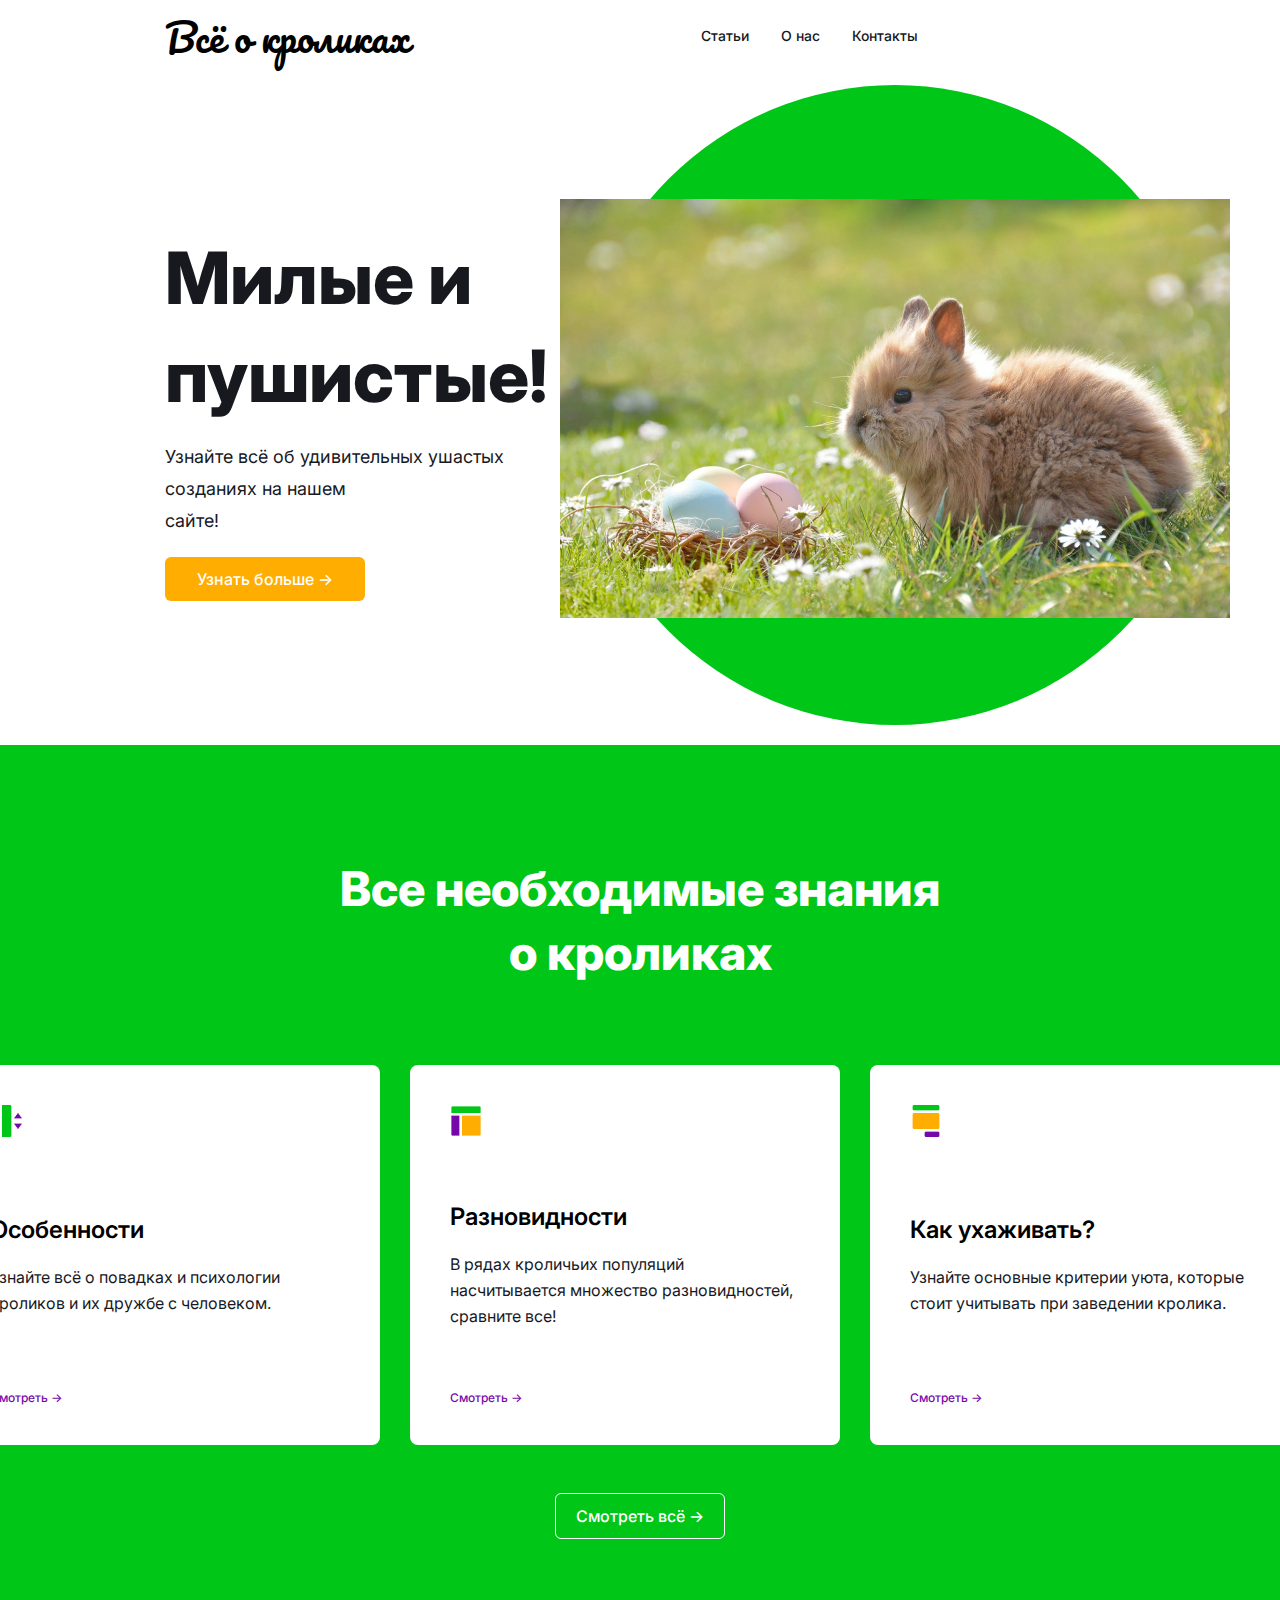
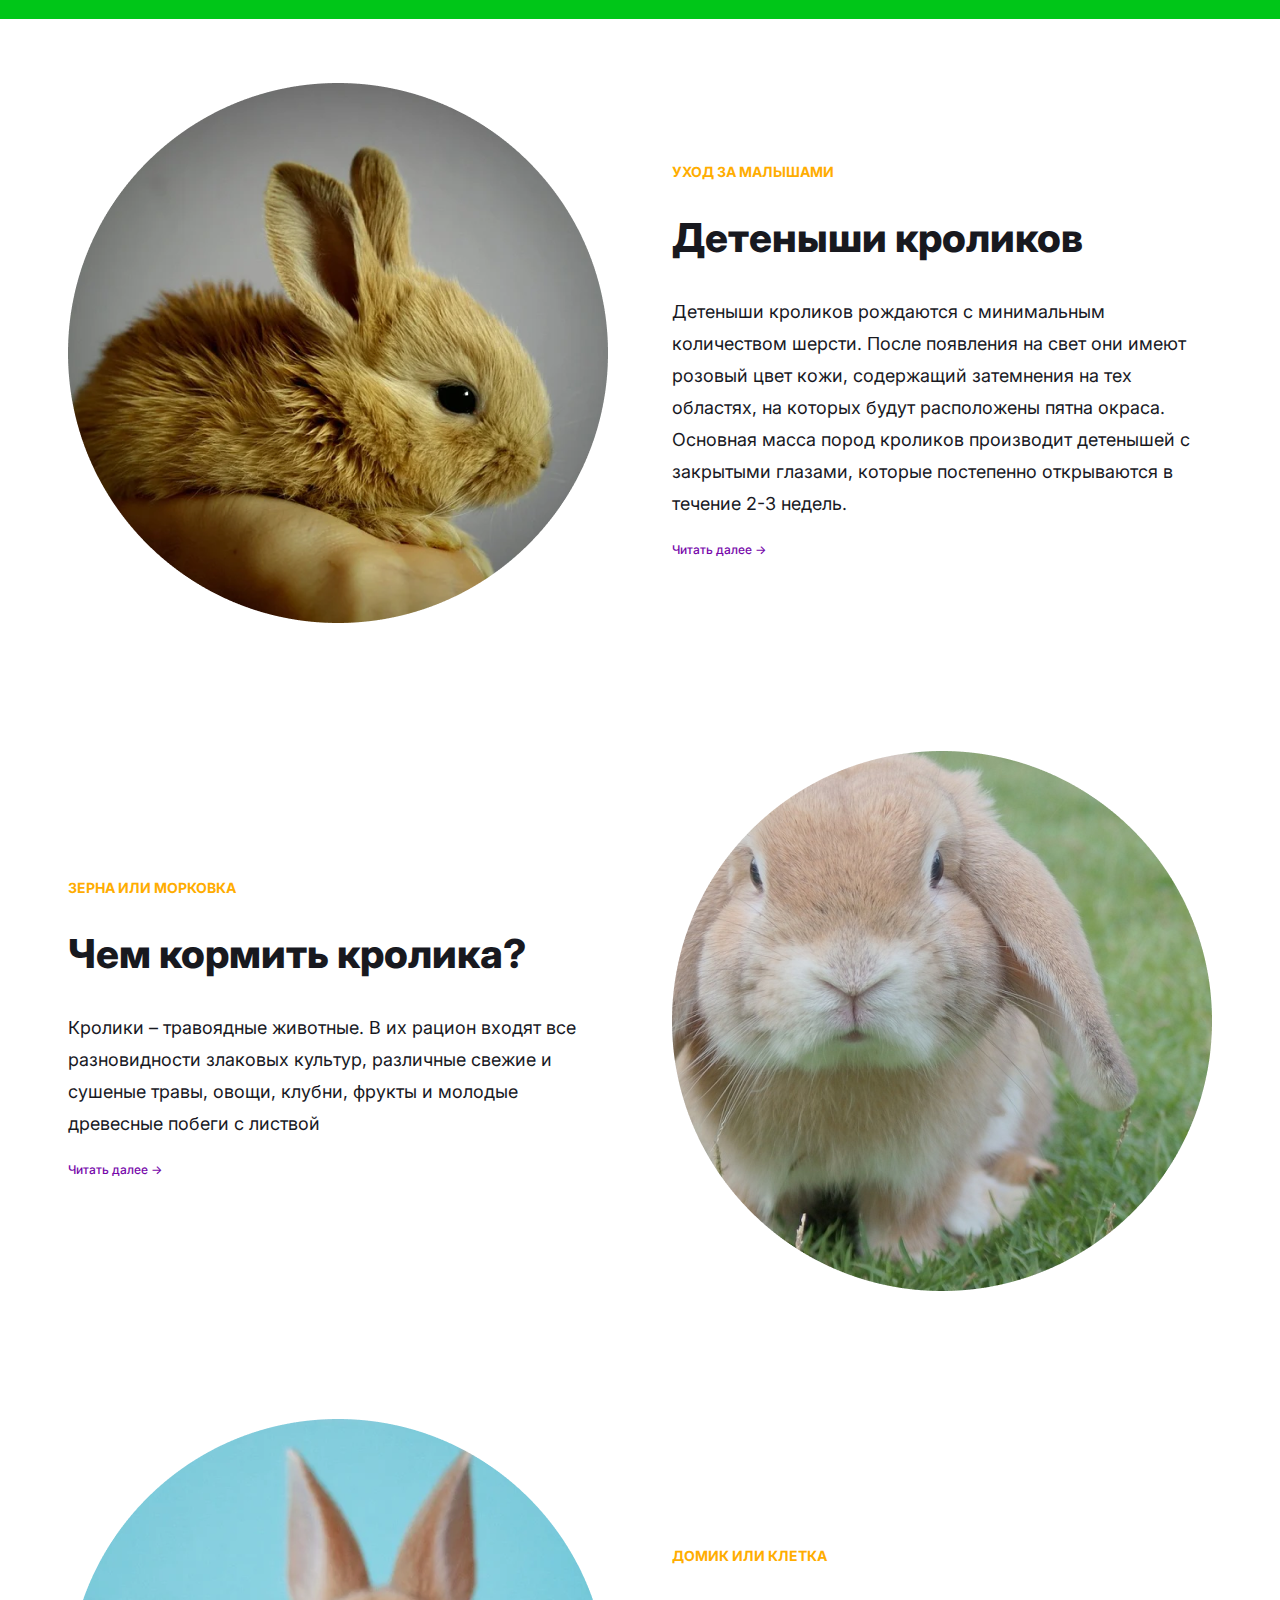
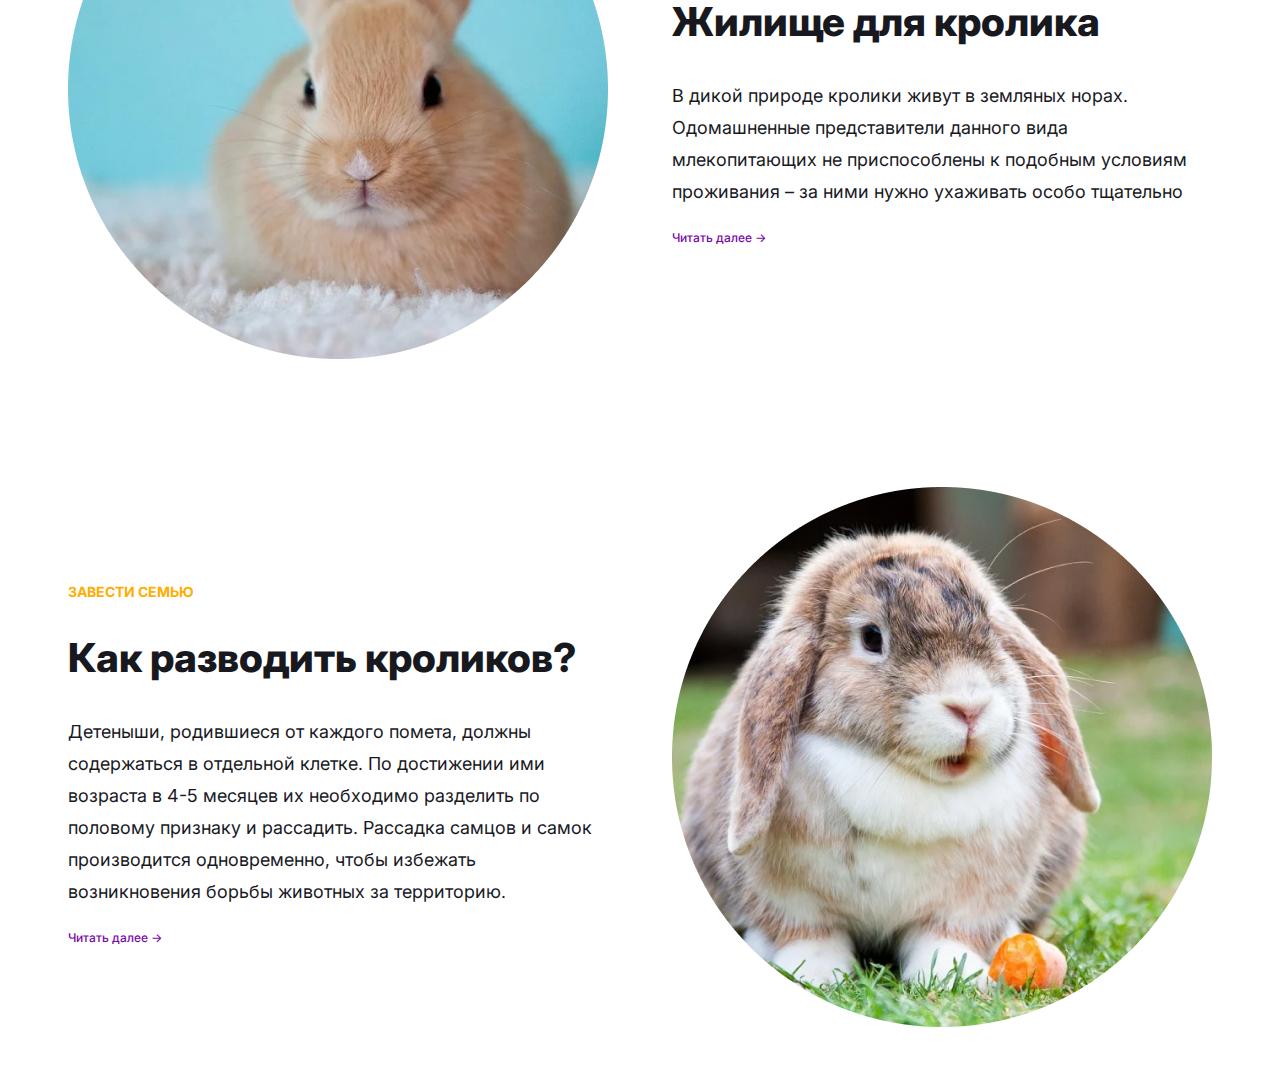
<file: index.html>
<!DOCTYPE html>
<html>
<head>
    <meta name="yandex-verification" content="5894040b24b2af1b" />
    <meta charset="UTF-8">
    <meta http-equiv="X-UA-Compatible" content="IE=edge">
    <meta name="viewport" content="width=device-width, initial-scale=1.0">
    <title>Сайт про кроликов</title>
    <link rel="stylesheet" href="style.css">
</head>
<body>

    <header class="header" >
        <div class="header__logo">Всё о кроликах</div>
        <navbar class = "header navbar">
            <a class = "navbar__link" href="#">Статьи</a>
            <a class = "navbar__link" href="#">О нас</a>
            <a class = "navbar__link" href="#">Контакты</a>
        </navbar>
    </header>

    <section class="section1">
        <div class="text1">
            <h1>
                Милые и <br>
                пушистые!
            </h1>
            <p>
                Узнайте всё об удивительных ушастых созданиях на нашем <br> сайте!
            </p>
            <a href="">Узнать больше -></a>
        </div>
        <img src="image/banner.png">
    </section>

    <section class="section2">
        <h1>
            Все необходимые знания <br>
            о кроликах
        </h1>
        <div class="cards">
            <div class="card">
                <img src="image/icon1.png">
                <div>
                    <h2>Особенности</h2>
                    <p>
                        Узнайте всё о повадках и психологии кроликов и их дружбе с человеком.
                    </p>
                </div>
                <a href=""> Смотреть -></a>
            </div>
            <div class="card">
                <img src="image/icon2.png">
                <div>
                    <h2>Разновидности</h2>
                    <p>
                        В рядах кроличьих популяций насчитывается множество разновидностей, сравните все!
                    </p>
                </div>
                <a href=""> Смотреть -></a>
            </div>
            <div class="card">
                <img src="image/icon3.png">
                <div>
                    <h2>Как ухаживать?</h2>
                    <p>
                        Узнайте основные критерии уюта, которые стоит учитывать при заведении кролика.
                    </p>
                </div>
                <a href=""> Смотреть -></a>
            </div>
        </div>
        <a href=""> Смотреть всё -></a>
    </section>

    <section class="statya">
        <img src="image/krol1.png">
        <div class="statya-text">
            <h3>УХОД ЗА МАЛЫШАМИ</h3>
            <h2>Детеныши кроликов</h2>
            <p>
                Детеныши кроликов рождаются с минимальным количеством шерсти. После появления на свет они имеют розовый цвет кожи, содержащий затемнения на тех областях, на которых будут расположены пятна окраса. Основная масса пород кроликов производит детенышей с закрытыми глазами, которые постепенно открываются в течение 2-3 недель.
            </p>
            <a href="">Читать далее -></a>
        </div>
    </section>

    <section class="statya">
        <img src="image/krol2.png">
        <div class="statya-text">
            <h3>ЗЕРНА ИЛИ МОРКОВКА</h3>
            <h2>Чем кормить кролика?</h2>
            <p>
                Кролики – травоядные животные. В их рацион входят все разновидности злаковых культур, различные свежие и сушеные травы, овощи, клубни, фрукты и молодые древесные побеги с листвой
            </p>
            <a href="">Читать далее -></a>
        </div>
    </section>

    <section class="statya">
        <img src="image/krol3.png">
        <div class="statya-text">
            <h3>ДОМИК ИЛИ КЛЕТКА</h3>
            <h2>Жилище для кролика</h2>
            <p>
                В дикой природе кролики живут в земляных норах. Одомашненные представители данного вида млекопитающих не приспособлены к подобным условиям проживания – за ними нужно ухаживать особо тщательно
            </p>
            <a href="">Читать далее -></a>
        </div>
    </section>

    <section class="statya">
        <img src="image/krol4.png">
        <div class="statya-text">
            <h3>ЗАВЕСТИ СЕМЬЮ</h3>
            <h2>Как разводить кроликов?</h2>
            <p>
                Детеныши, родившиеся от каждого помета, должны содержаться в отдельной клетке. По достижении ими возраста в 4-5 месяцев их необходимо разделить по половому признаку и рассадить. Рассадка самцов и самок производится одновременно, чтобы избежать возникновения борьбы животных за территорию.
            </p>
            <a href="">Читать далее -></a>
        </div>
    </section>
    
</body>
</html>
</file>
<file: style.css>
@import url('https://fonts.googleapis.com/css2?family=Inter:wght@100;200;300;400;500;600;700;800;900&family=Pacifico&display=swap');

body{
    margin:0;
    font-family: 'Inter';
}

/*оформление шапки сайта*/
.header{
    display:flex;
    justify-content: space-between;
    align-items: center;
    height: 72px;
    padding: 0 165px;
}


.header__logo{
    font-family: 'Pacifico';
    font-size: 3vw;
}




.navbar__link{ 
    font-weight: 500;
    font-size: 14px;
    line-height: 20px;
    color: #18191F;
    text-decoration: none;
    margin-right: 32px;
}
/*оформление первой секции*/
.section1{
    display: flex;
    justify-content: space-between;
    align-items: center;
    height:673px;
    padding: 0 50px 0 165px;
    position: relative;
}
.section1::after{
    content:"";
    display: inline-block;
    width: 640px;
    height:640px;
    border-radius: 640px;
    background-color: #00C618;
    position: absolute;
    top:13px;
    right:65px;
    z-index: -1;
}
.text1 h1{
    font-weight: 800;
    font-size: 72px;
    line-height: 98px;
    color: #18191F;
    margin:0;
}
.text1 p{
    font-size: 18px;
    line-height: 32px;
    color: #18191F;
    margin-top: 16px;
    margin-bottom: 32px;
}
.text1 a{
    font-weight: 500;
    font-size: 16px;
    color:white;
    text-decoration: none;
    padding: 12px 32px;
    background-color: #FFAD00;
    border-radius: 6px;
}
.section1 img{
    width:670px;
    height:419px;
}
/*оформление секции 2*/
.section2{
    background-color: #00C618;
    display:flex;
    flex-direction: column;
    align-items: center;
    justify-content: space-between;
    padding:80px 0;
}
.section2>h1{
    font-weight: 800;
    font-size: 48px;
    line-height: 64px;
    text-align: center;
    color: #FFFFFF;
}
.cards{
    display: flex;
    margin:48px 0;
}
.card{
    display:flex;
    flex-direction: column;
    justify-content: space-between;
    height: 300px;
    width:350px;
    border-radius: 8px;
    background-color: white;
    padding:40px;
    margin-right: 30px;
}
.card img{
    width:32px;
    height:32px;
}
.card h2{
    font-weight: 600;
    font-size: 24px;
}
.card p{
    font-size: 16px;
    line-height: 26px;
    color: #18191F;
}
.card a{
    text-decoration: none;
    font-weight: 500;
    font-size: 12px;
    color: #7608AA;
}
.section2>a{
    text-decoration: none;
    font-weight: 500;
    font-size: 16px;
    color:white;
    border:1px solid white;
    padding:12px 20px;
    border-radius:6px;
}
/*оформление статей*/
.statya{
    display: flex;
    align-items: center;
    justify-content: center;
    height:668px;
}
.statya:nth-child(odd){
    flex-direction: row-reverse;
}
.statya img{
    width:540px;
    height:540px;
    margin-right:64px;
}
.statya:nth-child(odd) img{
    margin-left:64px;
    margin-right:0;
}
.statya-text{
    width:540px;
}
.statya-text h3{
    font-weight: bold;
    font-size: 14px;
    color: #FFAD00;
}
.statya-text h2{
    font-weight: 800;
    font-size: 40px;
    color: #18191F;
}
.statya-text p{
    font-size: 18px;
    line-height: 32px;
    color: #18191F;
}
.statya-text a{
    text-decoration: none;
    font-weight: 500;
    font-size: 12px;
    color: #7608AA;
}
</file>
